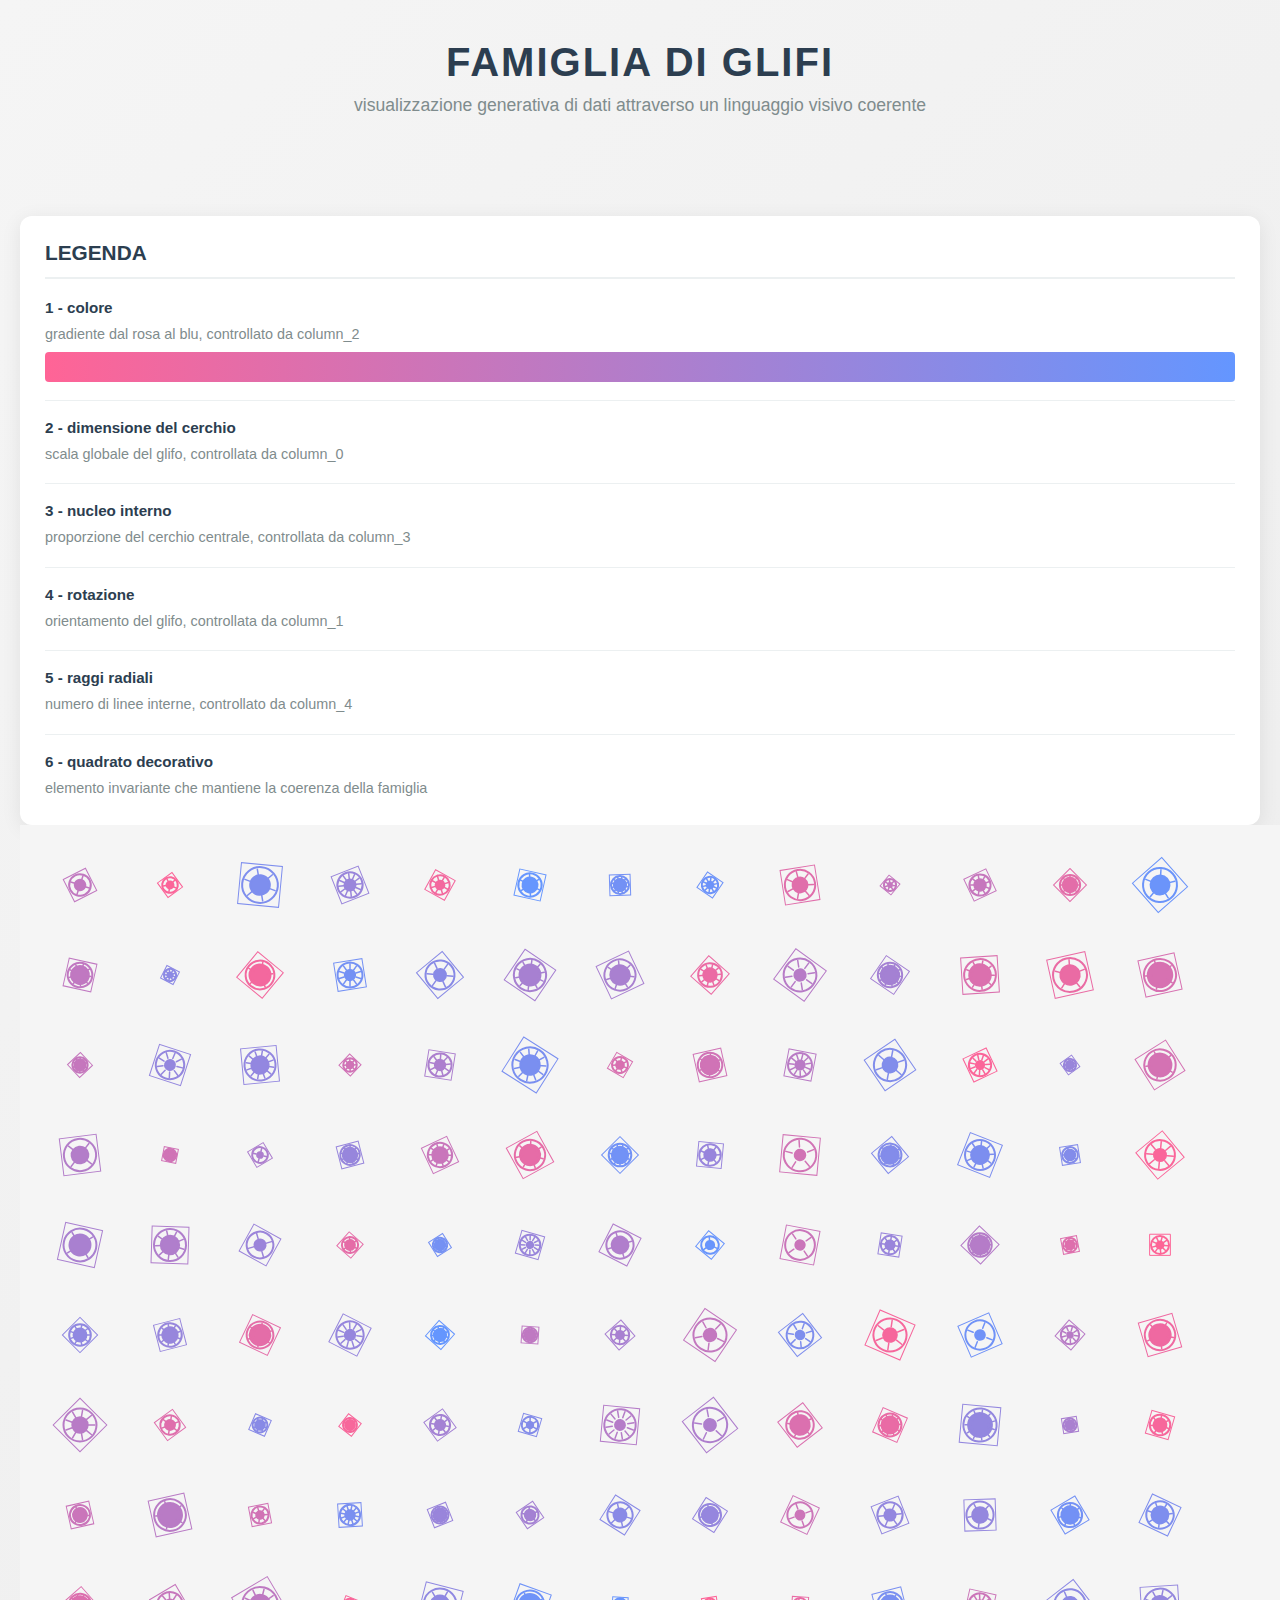
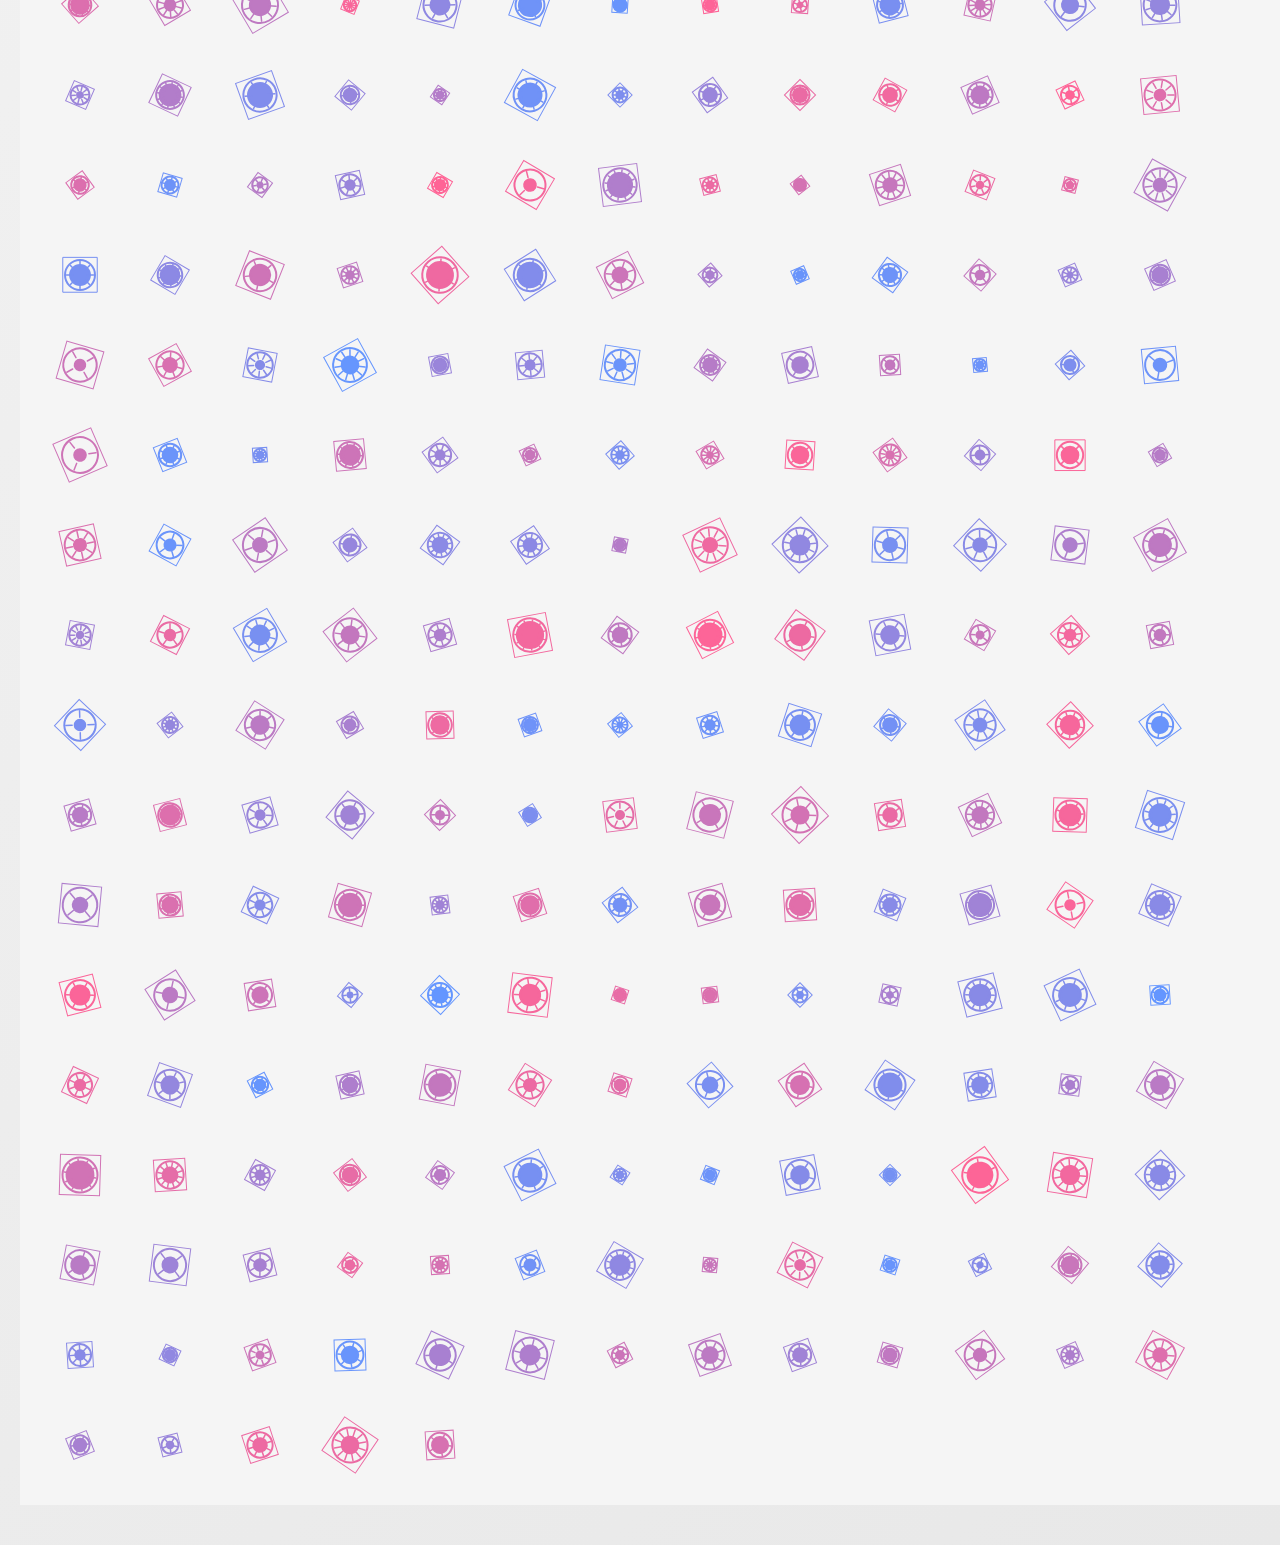
<file: index.html>
<!DOCTYPE html>
<html lang="en">
  <head>
    <meta charset="utf-8" />
    <meta name="viewport" content="width=device-width, initial-scale=1.0">

    <title>glifi</title>

    <link rel="stylesheet" type="text/css" href="style.css">

    <script src="libraries/p5.min.js"></script>
    <script src="libraries/p5.sound.min.js"></script>
    <meta http-equiv="Cross-Origin-Opener-Policy" content="same-origin-allow-popups">
  </head>

  <body>
    <div class="container">
        <header>
            <h1>FAMIGLIA DI GLIFI</h1>
            <p class="subtitle">visualizzazione generativa di dati attraverso un linguaggio visivo coerente</p>
        </header>

       <div style="padding: 30px;">
    <div id="canvas-container"></div>
</div>

          <div class="content">
            <aside class="legend">
                <h2>LEGENDA</h2>
                
                <div class="legend-item">
                    <div class="legend-label">
                        1 - colore
                    </div>
                    <p class="legend-description">gradiente dal rosa al blu, controllato da column_2</p>
                    <div class="color-gradient"></div>
                </div>

                <div class="legend-item">
                    <div class="legend-label">
                        2 - dimensione del cerchio
                    </div>
                    <p class="legend-description">scala globale del glifo, controllata da column_0</p>
                </div>

                <div class="legend-item">
                    <div class="legend-label">
                        3 - nucleo interno
                    </div>
                    <p class="legend-description">proporzione del cerchio centrale, controllata da column_3</p>
                </div>

                <div class="legend-item">
                    <div class="legend-label">
                        4 - rotazione
                    </div>
                    <p class="legend-description">orientamento del glifo, controllata da column_1</p>
                </div>

                <div class="legend-item">
                    <div class="legend-label">
                        5 - raggi radiali
                    </div>
                    <p class="legend-description">numero di linee interne, controllato da column_4</p>
                </div>

                <div class="legend-item" style="border-bottom: none; padding-bottom: 0; margin-bottom: 0;">
                    <div class="legend-label">
                        6 - quadrato decorativo
                    </div>
                    <p class="legend-description">elemento invariante che mantiene la coerenza della famiglia</p>
                </div>
            </aside>
        </div id="canvas-container"></div>
    </div>



    <script src="sketch.js"></script>
  </body>
</html>
</file>
<file: style.css>
* {
            margin: 0;
            padding: 0;
            box-sizing: border-box;
        }

        body {
            background: linear-gradient(135deg, #f5f5f5 0%, #e8e8e8 100%);
            font-family: 'Futura', Tahoma, Geneva, Verdana, sans-serif;
            padding: 40px 20px;
            min-height: 100vh;
        }

        .container {
            max-width: 1400px;
            margin: 0 auto;
        }

        header {
            text-align: center;
            margin-bottom: 40px;
        }

        h1 {
            font-size: 2.5em;
            font-weight: 700;
            color: #2c3e50;
            letter-spacing: 2px;
            margin-bottom: 10px;
        }

        .subtitle {
            color: #7f8c8d;
            font-size: 1.1em;
            font-weight: 500;
        }

        .content {
            display: flex;
            flex-direction: column;
            gap: 30px;
        }

        #canvas-container {
            background: white;
            border-radius: 12px;
            box-shadow: 0 4px 20px rgba(0, 0, 0, 0.08);
            overflow-x: auto;
        }

        canvas {
            display: block;
            margin: 0 auto;
        }

        .legend {
            background: white;
            padding: 25px;
            border-radius: 12px;
            box-shadow: 0 4px 20px rgba(0, 0, 0, 0.08);
            overflow-x: auto;
        }

        .legend h2 {
            font-size: 1.3em;
            color: #2c3e50;
            margin-bottom: 20px;
            font-weight: 700;
            border-bottom: 2px solid #ecf0f1;
            padding-bottom: 12px;
        }

        .legend-item {
            margin-bottom: 18px;
            padding-bottom: 18px;
            border-bottom: 1px solid #ecf0f1;
        }

        .legend-item:last-child {
            border-bottom: none;
            margin-bottom: 0;
            padding-bottom: 0;
        }

        .legend-label {
            font-weight: 600;
            color: #2c3e50;
            font-size: 0.95em;
            margin-bottom: 8px;
            display: flex;
            align-items: center;
            gap: 8px;
        }

        .legend-description {
            color: #7f8c8d;
            font-size: 0.9em;
            line-height: 1.5;
        }

        .legend-color {
            width: 20px;
            height: 20px;
            border-radius: 3px;
            border: 1px solid #bdc3c7;
        }

        .color-gradient {
            height: 30px;
            background: linear-gradient(90deg, rgb(255, 100, 150), rgb(100, 150, 255));
            border-radius: 4px;
            margin-top: 6px;
        }

        .legend-visual {
            display: flex;
            gap: 10px;
            align-items: center;
            margin-top: 8px;
            flex-wrap: wrap;
        }

        .glyph-preview {
            width: 40px;
            height: 40px;
            border-radius: 50%;
            border: 2px solid #bdc3c7;
            display: flex;
            align-items: center;
            justify-content: center;
            font-size: 0.7em;
            background: #f8f9fa;
        }

        @media (max-width: 1024px) {
            .content {
                grid-template-columns: 1fr;
            }

            .legend {
                position: relative;
                top: 0;
            }

            h1 {
                font-size: 2em;
            }
        }
</file>
